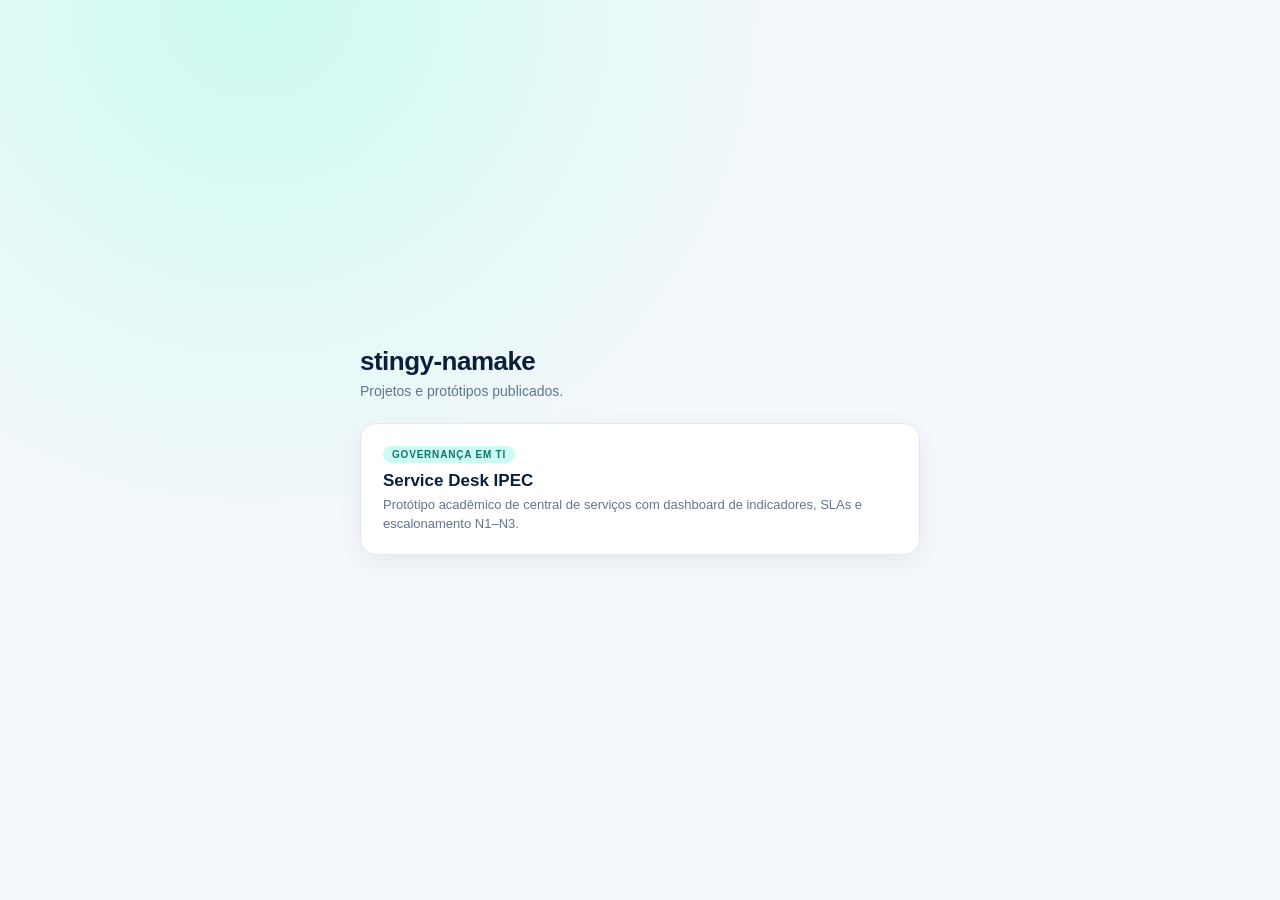
<file: index.html>
<!DOCTYPE html>
<html lang="pt-BR">
<head>
  <meta charset="UTF-8">
  <meta name="viewport" content="width=device-width, initial-scale=1.0">
  <title>stingy-namake · projetos</title>
  <meta name="description" content="Projetos e protótipos de stingy-namake.">
  <style>
    :root { color-scheme: light; }
    * { box-sizing: border-box; }
    body {
      margin: 0;
      min-height: 100vh;
      display: grid;
      place-items: center;
      padding: 24px;
      background: radial-gradient(circle at 20% 0%, #ccfbf1, transparent 40%), #f4f7fb;
      color: #0f172a;
      font-family: -apple-system, BlinkMacSystemFont, "Segoe UI", Roboto, Arial, sans-serif;
    }
    main { width: min(560px, 100%); }
    h1 { margin: 0 0 6px; color: #0b1f3a; font-size: 26px; letter-spacing: -0.02em; }
    p { margin: 0 0 24px; color: #64748b; font-size: 14px; }
    a.card {
      display: block;
      padding: 20px 22px;
      border: 1px solid #e2e8f0;
      border-radius: 16px;
      background: #fff;
      color: inherit;
      text-decoration: none;
      box-shadow: 0 8px 24px rgba(15, 23, 42, 0.06);
      transition: transform 160ms ease, box-shadow 160ms ease, border-color 160ms ease;
    }
    a.card:hover, a.card:focus-visible {
      transform: translateY(-2px);
      border-color: #14b8a6;
      box-shadow: 0 14px 34px rgba(15, 23, 42, 0.12);
    }
    a.card:focus-visible { outline: 3px solid #14b8a6; outline-offset: 3px; }
    .tag {
      display: inline-block;
      margin-bottom: 8px;
      padding: 3px 9px;
      border-radius: 999px;
      background: #ccfbf1;
      color: #0f766e;
      font-size: 10px;
      font-weight: 800;
      letter-spacing: 0.08em;
      text-transform: uppercase;
    }
    strong { display: block; margin-bottom: 4px; color: #0b1f3a; font-size: 17px; }
    span.desc { display: block; color: #64748b; font-size: 13px; line-height: 1.5; }
  </style>
</head>
<body>
  <main>
    <h1>stingy-namake</h1>
    <p>Projetos e protótipos publicados.</p>

    <a class="card" href="service-desk/">
      <span class="tag">Governança em TI</span>
      <strong>Service Desk IPEC</strong>
      <span class="desc">Protótipo acadêmico de central de serviços com dashboard de indicadores, SLAs e escalonamento N1–N3.</span>
    </a>
  </main>
</body>
</html>
</file>
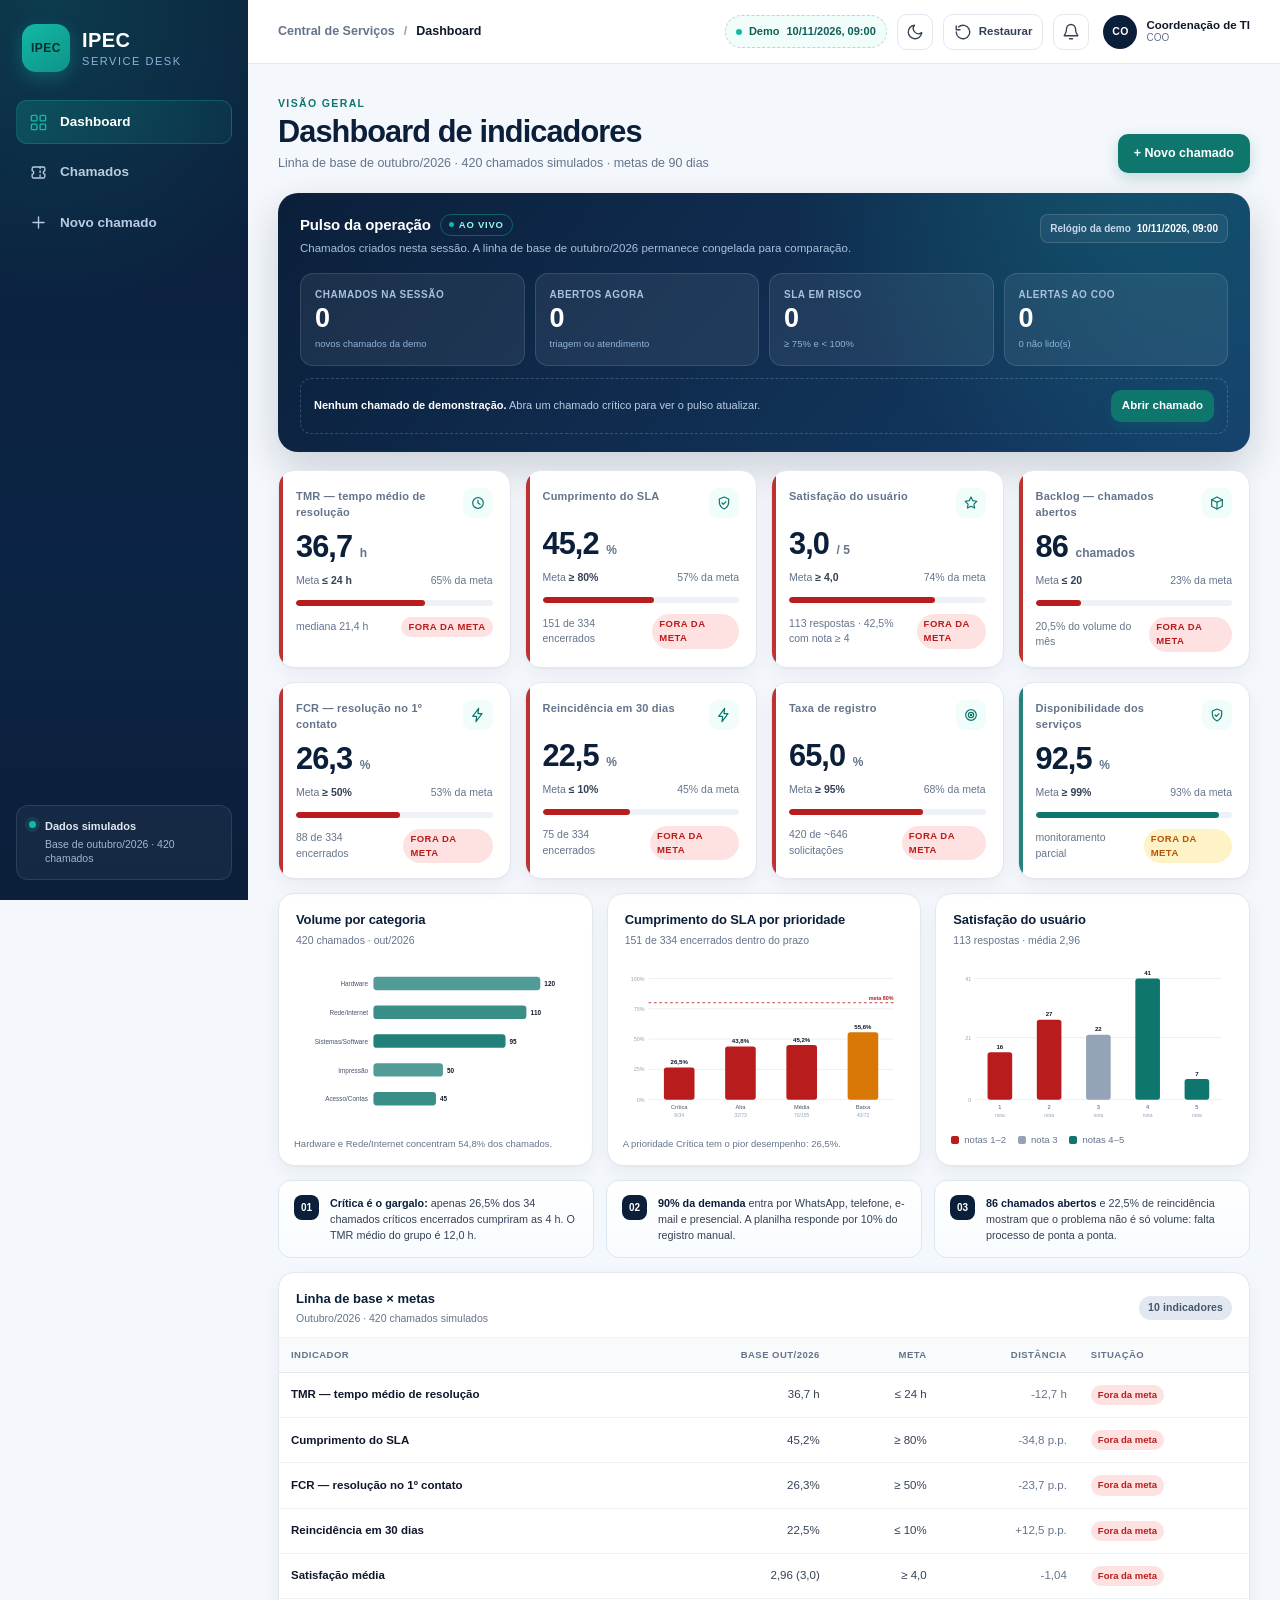
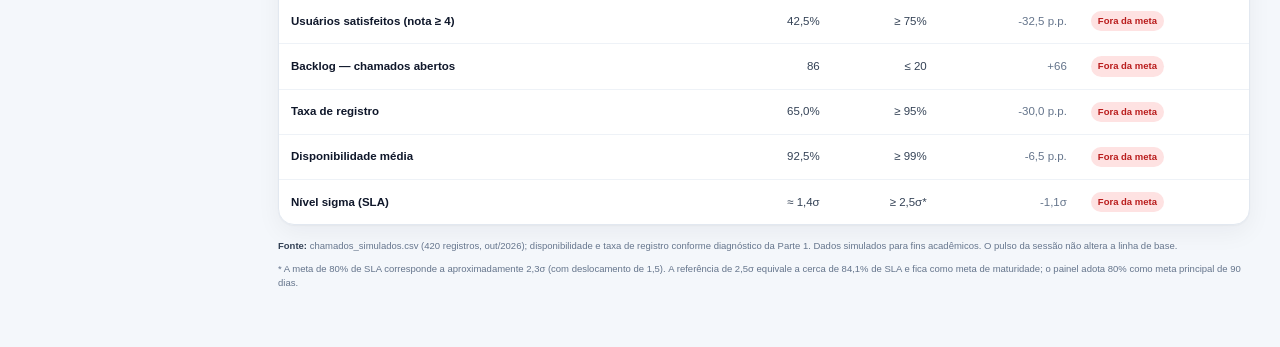
<file: service-desk/index.html>
<!DOCTYPE html>
<html lang="pt-BR">
<head>
  <meta charset="UTF-8">
  <meta name="viewport" content="width=device-width, initial-scale=1.0">
  <meta name="description" content="Protótipo acadêmico de Service Desk e dashboard de indicadores do IPEC.">
  <title>IPEC · Service Desk</title>
  <link rel="icon" href="data:image/svg+xml,%3Csvg xmlns='http://www.w3.org/2000/svg' viewBox='0 0 64 64'%3E%3Crect width='64' height='64' rx='14' fill='%230B1F3A'/%3E%3Cpath d='M18 18h28v8H34v20h-8V26h-8z' fill='%2314B8A6'/%3E%3C/svg%3E">
  <script>
    try { if (localStorage.getItem('ipec-tema') === 'escuro') document.documentElement.dataset.tema = 'escuro'; } catch (e) {}
  </script>
  <link rel="stylesheet" href="assets/estilo.css">
</head>
<body>
  <a class="pular-para-conteudo" href="#conteudo">Pular para o conteúdo</a>

  <div class="app">
    <aside class="sidebar">
      <div class="marca">
        <div class="marca-logo" aria-hidden="true">IPEC</div>
        <div class="marca-texto">
          <strong>IPEC</strong>
          <span>Service Desk</span>
        </div>
      </div>

      <nav class="nav" aria-label="Navegação principal">
        <button class="nav-item ativo" type="button" data-action="nav" data-view="dashboard">
          <svg viewBox="0 0 24 24" aria-hidden="true"><rect x="3" y="3" width="7" height="7" rx="1.5"/><rect x="14" y="3" width="7" height="7" rx="1.5"/><rect x="3" y="14" width="7" height="7" rx="1.5"/><rect x="14" y="14" width="7" height="7" rx="1.5"/></svg>
          <span>Dashboard</span>
        </button>
        <button class="nav-item" type="button" data-action="nav" data-view="chamados">
          <svg viewBox="0 0 24 24" aria-hidden="true"><path d="M4 7a2 2 0 0 1 2-2h12a2 2 0 0 1 2 2v3a2 2 0 0 0 0 4v3a2 2 0 0 1-2 2H6a2 2 0 0 1-2-2v-3a2 2 0 0 0 0-4z"/><path d="M14 5v14" stroke-dasharray="2 3"/></svg>
          <span>Chamados</span>
        </button>
        <button class="nav-item" type="button" data-action="nav" data-view="novo">
          <svg viewBox="0 0 24 24" aria-hidden="true"><path d="M12 5v14M5 12h14"/></svg>
          <span>Novo chamado</span>
        </button>
      </nav>

      <div class="sidebar-rodape">
        <span class="ponto-simulado"></span>
        <div>
          <strong>Dados simulados</strong>
          <span>Base de outubro/2026 · 420 chamados</span>
        </div>
      </div>
    </aside>

    <div class="main">
      <header class="topbar">
        <div class="topbar-contexto">
          <span class="topbar-marca-mobile" aria-hidden="true">IPEC</span>
          <span class="topbar-rotulo">Central de Serviços</span>
          <span class="topbar-sep" aria-hidden="true">/</span>
          <span id="topbar-view">Dashboard</span>
        </div>

        <div class="topbar-acoes">
          <div class="relogio-demo" id="relogio-demo" title="Relógio fixo da demonstração; use 'Simular +3h' no chamado para testar o alerta de 75%."></div>
          <button class="btn-icone btn-tema" id="btn-tema" type="button" data-action="tema" aria-label="Ativar tema escuro" aria-pressed="false" title="Alternar tema claro/escuro">
            <svg class="icone-lua" viewBox="0 0 24 24" aria-hidden="true"><path d="M21 12.8A9 9 0 1 1 11.2 3a7 7 0 0 0 9.8 9.8z"/></svg>
            <svg class="icone-sol" viewBox="0 0 24 24" aria-hidden="true"><circle cx="12" cy="12" r="4"/><path d="M12 2v2M12 20v2M4.9 4.9l1.4 1.4M17.7 17.7l1.4 1.4M2 12h2M20 12h2M4.9 19.1l1.4-1.4M17.7 6.3l1.4-1.4"/></svg>
          </button>
          <button class="btn-icone btn-reset" type="button" data-action="resetar" title="Restaurar demonstração" aria-label="Restaurar demonstração">
            <svg viewBox="0 0 24 24" aria-hidden="true"><path d="M3 12a9 9 0 1 0 3-6.7"/><path d="M3 4v5h5"/></svg>
            <span>Restaurar</span>
          </button>
          <div id="notificacoes-root" class="notificacoes"></div>
          <div class="usuario" title="Perfil da demonstração">
            <span class="avatar" aria-hidden="true">CO</span>
            <span class="usuario-texto"><strong>Coordenação de TI</strong><span>COO</span></span>
          </div>
        </div>
      </header>

      <main class="conteudo" id="conteudo">
        <section class="view" id="view-dashboard" aria-labelledby="titulo-dashboard"></section>
        <section class="view" id="view-chamados" aria-labelledby="titulo-chamados" hidden></section>
        <section class="view" id="view-novo" aria-labelledby="titulo-novo" hidden></section>
      </main>
    </div>
  </div>

  <div id="drawer-root"></div>
  <div id="toast-root" class="toast-root" aria-live="polite" aria-atomic="true"></div>

  <noscript>
    <div class="aviso-noscript">Este protótipo precisa de JavaScript ativado para funcionar.</div>
  </noscript>

  <script src="assets/dados.js"></script>
  <script src="assets/app.js" defer></script>
</body>
</html>
</file>
<file: service-desk/assets/estilo.css>
/* =========================================================
   IPEC Service Desk — protótipo acadêmico
   Sem dependências externas. Tema claro, azul institucional,
   teal para ação e âmbar/vermelho para risco de SLA.
   ========================================================= */

:root {
  --azul: #0b1f3a;
  --titulo: #0b1f3a;
  --azul-2: #12345b;
  --azul-3: #1d4f86;
  --teal: #0f766e;
  --teal-2: #14b8a6;
  --teal-claro: #ccfbf1;
  --fundo: #f4f7fb;
  --branco: #ffffff;
  --texto: #0f172a;
  --texto-2: #334155;
  --muted: #64748b;
  --muted-2: #94a3b8;
  --borda: #e2e8f0;
  --borda-2: #eef2f7;
  --azul-claro: #e0f2fe;
  --verde: #15803d;
  --verde-claro: #dcfce7;
  --ambar: #b45309;
  --ambar-claro: #fef3c7;
  --vermelho: #b91c1c;
  --vermelho-claro: #fee2e2;
  --roxo: #6d28d9;
  --roxo-claro: #ede9fe;
  --sombra: 0 1px 2px rgba(15, 23, 42, 0.04), 0 8px 24px rgba(15, 23, 42, 0.05);
  --sombra-forte: 0 18px 50px rgba(15, 23, 42, 0.18);
  --raio: 16px;
  --raio-pequeno: 10px;
  --transicao: 160ms ease;
  --kpi-perigo: #b91c1c;
  --kpi-alerta: #d97706;
  --kpi-ok: #0f766e;
}

/* Tema escuro — sobrescreve apenas superfícies, texto e bordas.
   Badges pastel são mantidos para garantir contraste. */
:root[data-tema="escuro"] {
  color-scheme: dark;
  --fundo: #070e1a;
  --branco: #101b2c;
  --texto: #e7eef9;
  --texto-2: #c4d1e3;
  --muted: #93a4bb;
  --muted-2: #6f829c;
  --borda: #22314a;
  --borda-2: #1a2740;
  --titulo: #e7eef9;
  --sombra: 0 1px 2px rgba(0, 0, 0, 0.35), 0 10px 30px rgba(0, 0, 0, 0.3);
  --sombra-forte: 0 18px 50px rgba(0, 0, 0, 0.55);
  --kpi-perigo: #f87171;
  --kpi-alerta: #fbbf24;
  --kpi-ok: #2dd4bf;
}

:root[data-tema="escuro"] .topbar {
  background: rgba(9, 16, 29, 0.92);
}
:root[data-tema="escuro"] .topbar-marca-mobile { color: var(--titulo); }
:root[data-tema="escuro"] .relogio-demo {
  border-color: #1f4f4a;
  background: #0f2f2c;
  color: #5eead4;
}
:root[data-tema="escuro"] .avatar { box-shadow: 0 0 0 1px #2a3a55; }

:root[data-tema="escuro"] .btn-icone:hover,
:root[data-tema="escuro"] .btn-secundario:hover,
:root[data-tema="escuro"] .drawer-fechar:hover {
  border-color: #33455f;
  background: #172438;
  color: var(--titulo);
}
:root[data-tema="escuro"] .btn-fantasma:hover { background: #172438; color: var(--texto); }

:root[data-tema="escuro"] .kpi-icone { background: #0f2f2c; color: #5eead4; }
:root[data-tema="escuro"] .kpi-status { color: #7f1d1d; }
:root[data-tema="escuro"] .kpi-status.ok { color: #14532d; }
:root[data-tema="escuro"] .kpi-status.atencao { color: #78350f; }

:root[data-tema="escuro"] .barra-meta,
:root[data-tema="escuro"] .sla-barra,
:root[data-tema="escuro"] .barra-sla { background: #1d2b43; }

:root[data-tema="escuro"] .badge-baixa,
:root[data-tema="escuro"] .badge-neutro { background: #243247; color: #b8c6d9; }
:root[data-tema="escuro"] .badge-media,
:root[data-tema="escuro"] .badge-info { color: #1e40af; }

:root[data-tema="escuro"] .insight-card {
  border-color: var(--borda);
  background: linear-gradient(180deg, #111c2e, #0d1727);
}
:root[data-tema="escuro"] .insight-card strong { color: #93c5fd; }

:root[data-tema="escuro"] .tabela th { background: #172438; }
:root[data-tema="escuro"] .tabela .linha-clicavel:hover { background: #142033; }

:root[data-tema="escuro"] .chip.ativo {
  border-color: #2f6bae;
  background: #1d4f86;
}
:root[data-tema="escuro"] .chip-contagem { background: #243247; color: #c4d1e3; }
:root[data-tema="escuro"] .chip.ativo .chip-contagem { background: rgba(255, 255, 255, 0.2); color: #fff; }
:root[data-tema="escuro"] .insight-numero { background: #1d4f86; }

:root[data-tema="escuro"] .vazio-icone { background: #172438; }

:root[data-tema="escuro"] .sla-preview {
  border-color: #1f4f4a;
  background: #0f2f2c;
  color: #5eead4;
}
:root[data-tema="escuro"] .sla-preview strong { color: #99f6e4; }
:root[data-tema="escuro"] .sla-preview .ponto { background: #2dd4bf; }

:root[data-tema="escuro"] .prioridade-opcao:has(input:checked) {
  border-color: #2dd4bf;
  background: #10302c;
}
:root[data-tema="escuro"] .prioridade-opcao.tipo-critica:has(input:checked) {
  border-color: #f87171;
  background: #35191c;
}

:root[data-tema="escuro"] .passos li::before {
  border-color: #1f4f4a;
  background: #0f2f2c;
  color: #5eead4;
}

:root[data-tema="escuro"] .drawer-cabecalho {
  background: linear-gradient(180deg, #111c2e, #101b2c);
}
:root[data-tema="escuro"] .detalhe-meta,
:root[data-tema="escuro"] .descricao-chamado,
:root[data-tema="escuro"] .painel-acao,
:root[data-tema="escuro"] .avaliacao { background: #0d1727; }
:root[data-tema="escuro"] .detalhe-meta,
:root[data-tema="escuro"] .painel-acao,
:root[data-tema="escuro"] .avaliacao { border-color: #22334f; }
:root[data-tema="escuro"] .sla-painel {
  border-color: #22334f;
  background: linear-gradient(180deg, #101b2c, #0d1727);
}

:root[data-tema="escuro"] .opcao-escalonamento:has(input:checked),
:root[data-tema="escuro"] .avaliacao-btn:hover,
:root[data-tema="escuro"] .avaliacao-btn.selecionado {
  border-color: #2dd4bf;
  background: #10302c;
  color: #5eead4;
}

:root[data-tema="escuro"] .nota-demo {
  border-color: #a16207;
  background: #33270e;
  color: #fcd34d;
}
:root[data-tema="escuro"] .somente-leitura { background: #172438; }

:root[data-tema="escuro"] .notif-item,
:root[data-tema="escuro"] .notif-item:hover { background: var(--branco); }
:root[data-tema="escuro"] .notif-item:hover { background: #142033; }

:root[data-tema="escuro"] ::placeholder { color: #7f92ab; opacity: 1; }
:root[data-tema="escuro"] .eyebrow { color: #2dd4bf; }
:root[data-tema="escuro"] .chart-svg text { fill: #c4d1e3; }
:root[data-tema="escuro"] .chart-svg .chart-grade { stroke: #2a3a55; }
:root[data-tema="escuro"] .chart-svg .chart-meta { stroke: #f87171; }
:root[data-tema="escuro"] .chart-svg .chart-text-meta { fill: #fca5a5; }
:root[data-tema="escuro"] .chart-svg rect { filter: brightness(1.28); }

* { box-sizing: border-box; }

html { scroll-behavior: smooth; }

body {
  margin: 0;
  background: var(--fundo);
  color: var(--texto);
  font-family: -apple-system, BlinkMacSystemFont, "Segoe UI", Roboto, "Helvetica Neue", Arial, sans-serif;
  font-size: 14px;
  line-height: 1.5;
  -webkit-font-smoothing: antialiased;
}

button, input, select, textarea { font: inherit; }
button { cursor: pointer; }
button:disabled { cursor: not-allowed; opacity: 0.5; }
a { color: var(--teal); }
svg { display: block; }

:focus-visible {
  outline: 3px solid var(--teal-2);
  outline-offset: 2px;
}

.sr-only {
  position: absolute;
  width: 1px;
  height: 1px;
  padding: 0;
  margin: -1px;
  overflow: hidden;
  clip: rect(0, 0, 0, 0);
  white-space: nowrap;
  border: 0;
}

.pular-para-conteudo {
  position: fixed;
  top: 10px;
  left: 10px;
  z-index: 1000;
  padding: 10px 14px;
  border-radius: 8px;
  background: var(--azul);
  color: #fff;
  text-decoration: none;
  transform: translateY(-160%);
  transition: transform var(--transicao);
}
.pular-para-conteudo:focus { transform: translateY(0); }

.aviso-noscript {
  position: fixed;
  inset: auto 16px 16px 16px;
  z-index: 999;
  padding: 16px;
  border-radius: 12px;
  background: var(--vermelho-claro);
  color: var(--vermelho);
  font-weight: 600;
  text-align: center;
}

/* ========== Layout ========== */

.app {
  display: grid;
  grid-template-columns: 248px minmax(0, 1fr);
  min-height: 100vh;
}

.main { min-width: 0; }

.conteudo {
  width: 100%;
  max-width: 1500px;
  margin: 0 auto;
  padding: 28px 30px 56px;
}

.view[hidden] { display: none; }
.view { animation: entrar 180ms ease both; }
@keyframes entrar {
  from { opacity: 0; transform: translateY(4px); }
  to { opacity: 1; transform: translateY(0); }
}

/* ========== Sidebar ========== */

.sidebar {
  position: sticky;
  top: 0;
  height: 100vh;
  display: flex;
  flex-direction: column;
  gap: 28px;
  padding: 24px 16px 20px;
  background:
    radial-gradient(circle at 20% 0%, rgba(20, 184, 166, 0.18), transparent 34%),
    linear-gradient(180deg, #0b1f3a 0%, #0c2444 62%, #0b1f3a 100%);
  color: #dbe6f3;
  overflow-y: auto;
}

.marca {
  display: flex;
  align-items: center;
  gap: 12px;
  padding: 0 6px;
}

.marca-logo {
  width: 48px;
  height: 48px;
  display: grid;
  place-items: center;
  border-radius: 14px;
  background: linear-gradient(145deg, var(--teal-2), #0d9488);
  color: #042f2e;
  font-weight: 900;
  font-size: 12px;
  letter-spacing: 0.04em;
  box-shadow: 0 6px 18px rgba(20, 184, 166, 0.3);
}

.marca-texto { display: flex; flex-direction: column; line-height: 1.2; }
.marca-texto strong { font-size: 20px; letter-spacing: 0.02em; color: #fff; }
.marca-texto span { font-size: 11px; text-transform: uppercase; letter-spacing: 0.14em; color: #8fb3d9; margin-top: 3px; }

.nav { display: flex; flex-direction: column; gap: 6px; }

.nav-item {
  display: flex;
  align-items: center;
  gap: 12px;
  width: 100%;
  padding: 11px 12px;
  border: 1px solid transparent;
  border-radius: 11px;
  background: transparent;
  color: #b9cbe0;
  text-align: left;
  font-size: 13.5px;
  font-weight: 600;
  transition: background var(--transicao), color var(--transicao), border-color var(--transicao);
}
.nav-item svg {
  width: 19px;
  height: 19px;
  fill: none;
  stroke: currentColor;
  stroke-width: 1.7;
  stroke-linecap: round;
  stroke-linejoin: round;
  flex: 0 0 auto;
}
.nav-item:hover { background: rgba(255, 255, 255, 0.07); color: #fff; }
.nav-item.ativo {
  background: linear-gradient(90deg, rgba(20, 184, 166, 0.22), rgba(20, 184, 166, 0.08));
  border-color: rgba(20, 184, 166, 0.28);
  color: #fff;
}
.nav-item.ativo svg { color: var(--teal-2); }

.sidebar-rodape {
  margin-top: auto;
  display: flex;
  align-items: flex-start;
  gap: 9px;
  padding: 13px 12px;
  border: 1px solid rgba(255, 255, 255, 0.1);
  border-radius: 12px;
  background: rgba(255, 255, 255, 0.045);
  color: #9fb6ce;
  font-size: 10.5px;
  line-height: 1.4;
}
.sidebar-rodape strong { display: block; color: #e2e8f0; font-size: 11px; }
.sidebar-rodape span { display: block; margin-top: 2px; }
.ponto-simulado {
  width: 7px;
  height: 7px;
  margin-top: 4px;
  border-radius: 50%;
  background: var(--teal-2);
  box-shadow: 0 0 0 4px rgba(20, 184, 166, 0.14);
  flex: 0 0 auto;
}

/* ========== Topbar ========== */

.topbar {
  position: sticky;
  top: 0;
  z-index: 30;
  display: flex;
  align-items: center;
  justify-content: space-between;
  gap: 18px;
  min-height: 64px;
  padding: 10px 30px;
  border-bottom: 1px solid var(--borda);
  background: rgba(255, 255, 255, 0.92);
  backdrop-filter: blur(10px);
}

.topbar-contexto {
  display: flex;
  align-items: center;
  gap: 9px;
  min-width: 0;
  color: var(--muted);
  font-size: 12.5px;
  font-weight: 600;
}
.topbar-contexto #topbar-view { color: var(--texto); }
.topbar-rotulo { color: var(--muted); }
.topbar-sep { color: var(--muted-2); }
.topbar-marca-mobile { display: none; color: var(--titulo); font-weight: 900; letter-spacing: 0.06em; }

.topbar-acoes { display: flex; align-items: center; gap: 10px; }

.relogio-demo {
  display: inline-flex;
  align-items: center;
  gap: 7px;
  padding: 7px 10px;
  border: 1px dashed #b8d8d3;
  border-radius: 999px;
  background: #f0fdfa;
  color: #115e59;
  font-size: 11px;
  font-weight: 700;
  white-space: nowrap;
}
.relogio-demo::before {
  content: "";
  width: 6px;
  height: 6px;
  border-radius: 50%;
  background: var(--teal-2);
  animation: pulso 1.8s infinite;
}
@keyframes pulso {
  0%, 100% { box-shadow: 0 0 0 0 rgba(20, 184, 166, 0.35); }
  50% { box-shadow: 0 0 0 5px rgba(20, 184, 166, 0); }
}

.btn-icone {
  display: inline-flex;
  align-items: center;
  justify-content: center;
  gap: 7px;
  width: 36px;
  height: 36px;
  padding: 0;
  border: 1px solid var(--borda);
  border-radius: 10px;
  background: var(--branco);
  color: var(--texto-2);
  transition: background var(--transicao), border-color var(--transicao), color var(--transicao);
}
.btn-icone svg {
  width: 18px;
  height: 18px;
  fill: none;
  stroke: currentColor;
  stroke-width: 1.8;
  stroke-linecap: round;
  stroke-linejoin: round;
}
.btn-icone:hover { background: #f8fafc; border-color: #cbd5e1; color: var(--titulo); }
.btn-tema .icone-sol { display: none; }
:root[data-tema="escuro"] .btn-tema .icone-lua { display: none; }
:root[data-tema="escuro"] .btn-tema .icone-sol { display: block; }
.btn-reset { width: auto; padding: 0 10px; font-size: 11.5px; font-weight: 700; }
.btn-reset span { display: inline; }

.usuario { display: flex; align-items: center; gap: 9px; padding-left: 4px; }
.avatar {
  width: 34px;
  height: 34px;
  display: grid;
  place-items: center;
  border-radius: 50%;
  background: var(--azul);
  color: #fff;
  font-size: 10.5px;
  font-weight: 800;
  letter-spacing: 0.04em;
}
.usuario-texto { display: flex; flex-direction: column; line-height: 1.2; }
.usuario-texto strong { font-size: 11.5px; color: var(--texto); }
.usuario-texto span { font-size: 10px; color: var(--muted); }

/* ========== Cabeçalho de página ========== */

.page-head {
  display: flex;
  align-items: flex-end;
  justify-content: space-between;
  gap: 20px;
  margin-bottom: 20px;
}
.page-head h1 {
  margin: 2px 0 5px;
  color: var(--titulo);
  font-size: clamp(24px, 2.4vw, 32px);
  line-height: 1.1;
  letter-spacing: -0.03em;
}
.page-head p { margin: 0; color: var(--muted); font-size: 12.5px; }
.eyebrow {
  display: inline-block;
  color: var(--teal);
  font-size: 10.5px;
  font-weight: 800;
  letter-spacing: 0.13em;
  text-transform: uppercase;
}
.page-actions { display: flex; align-items: center; gap: 9px; flex: 0 0 auto; }

/* ========== Botões ========== */

.btn {
  display: inline-flex;
  align-items: center;
  justify-content: center;
  gap: 8px;
  min-height: 38px;
  padding: 9px 15px;
  border: 1px solid transparent;
  border-radius: 10px;
  font-size: 12.5px;
  font-weight: 700;
  text-decoration: none;
  transition: transform var(--transicao), background var(--transicao), border-color var(--transicao), box-shadow var(--transicao);
}
.btn:hover { transform: translateY(-1px); }
.btn svg {
  width: 16px;
  height: 16px;
  fill: none;
  stroke: currentColor;
  stroke-width: 2;
  stroke-linecap: round;
  stroke-linejoin: round;
}
.btn-primario {
  background: var(--teal);
  color: #fff;
  box-shadow: 0 5px 14px rgba(15, 118, 110, 0.22);
}
.btn-primario:hover { background: #0d6b63; }
.btn-secundario { background: var(--branco); border-color: var(--borda); color: var(--texto-2); }
.btn-secundario:hover { border-color: #cbd5e1; background: #f8fafc; }
.btn-fantasma { background: transparent; color: var(--muted); }
.btn-fantasma:hover { background: #f1f5f9; color: var(--texto); }
.btn-perigo { background: var(--vermelho); color: #fff; }
.btn-perigo:hover { background: #991b1b; }
.btn-pequeno { min-height: 32px; padding: 6px 10px; font-size: 11.5px; }

/* ========== Badges ========== */

.badge {
  display: inline-flex;
  align-items: center;
  gap: 5px;
  padding: 4px 9px;
  border-radius: 999px;
  font-size: 10.5px;
  font-weight: 800;
  letter-spacing: 0.01em;
  white-space: nowrap;
}
.badge::before {
  content: "";
  width: 5px;
  height: 5px;
  border-radius: 50%;
  background: currentColor;
  opacity: 0.75;
}
.badge-sem-ponto::before { display: none; }
.badge-critica, .badge-perigo { background: var(--vermelho-claro); color: var(--vermelho); }
.badge-alta, .badge-alerta { background: var(--ambar-claro); color: var(--ambar); }
.badge-media, .badge-info { background: var(--azul-claro); color: #1e40af; }
.badge-baixa, .badge-neutro { background: #e2e8f0; color: #475569; }
.badge-ok, .badge-resolvido { background: var(--verde-claro); color: var(--verde); }
.badge-escalonado { background: var(--roxo-claro); color: var(--roxo); }
.badge-live {
  display: inline-flex;
  align-items: center;
  gap: 5px;
  padding: 3px 8px;
  border: 1px solid rgba(20, 184, 166, 0.4);
  border-radius: 999px;
  color: #99f6e4;
  font-size: 9.5px;
  font-weight: 800;
  letter-spacing: 0.08em;
  text-transform: uppercase;
}
.badge-live::before { content: ""; width: 5px; height: 5px; border-radius: 50%; background: var(--teal-2); }

/* ========== Cards / KPI ========== */

.kpi-grid {
  display: grid;
  grid-template-columns: repeat(4, minmax(0, 1fr));
  gap: 14px;
  margin-bottom: 14px;
}
.kpi-grid.secundario { grid-template-columns: repeat(4, minmax(0, 1fr)); }

.kpi-card {
  position: relative;
  display: flex;
  flex-direction: column;
  gap: 11px;
  min-width: 0;
  padding: 17px 17px 15px;
  overflow: hidden;
  border: 1px solid var(--borda);
  border-radius: var(--raio);
  background: var(--branco);
  box-shadow: var(--sombra);
}
.kpi-card::before {
  content: "";
  position: absolute;
  inset: 0 auto 0 0;
  width: 4px;
  background: var(--cor-kpi, var(--teal));
  opacity: 0.9;
}
.kpi-topo { display: flex; align-items: flex-start; justify-content: space-between; gap: 10px; }
.kpi-rotulo { color: var(--muted); font-size: 11px; font-weight: 700; letter-spacing: 0.02em; }
.kpi-icone {
  width: 30px;
  height: 30px;
  display: grid;
  place-items: center;
  border-radius: 9px;
  background: #f0fdfa;
  color: var(--teal);
  flex: 0 0 auto;
}
.kpi-icone svg { width: 16px; height: 16px; fill: none; stroke: currentColor; stroke-width: 1.8; stroke-linecap: round; stroke-linejoin: round; }
.kpi-valor { color: var(--titulo); font-size: clamp(24px, 2.4vw, 31px); font-weight: 800; line-height: 1; letter-spacing: -0.03em; }
.kpi-valor small { font-size: 12px; font-weight: 700; color: var(--muted); letter-spacing: 0; }
.kpi-meta { display: flex; align-items: center; justify-content: space-between; gap: 8px; color: var(--muted); font-size: 10.5px; }
.kpi-meta strong { color: var(--texto-2); }
.barra-meta { height: 6px; overflow: hidden; border-radius: 999px; background: #eef2f7; }
.barra-meta > span { display: block; height: 100%; border-radius: inherit; background: var(--cor-kpi, var(--teal)); }
.kpi-status {
  display: inline-flex;
  align-items: center;
  gap: 5px;
  width: fit-content;
  padding: 3px 7px;
  border-radius: 999px;
  background: var(--vermelho-claro);
  color: var(--vermelho);
  font-size: 9.5px;
  font-weight: 800;
  text-transform: uppercase;
  letter-spacing: 0.05em;
}
.kpi-status.ok { background: var(--verde-claro); color: var(--verde); }
.kpi-status.atencao { background: var(--ambar-claro); color: var(--ambar); }

/* ========== Pulso da operação ========== */

.pulse-card {
  position: relative;
  margin-bottom: 18px;
  padding: 21px 22px 18px;
  overflow: hidden;
  border-radius: 20px;
  background:
    radial-gradient(circle at 88% -20%, rgba(20, 184, 166, 0.24), transparent 38%),
    linear-gradient(130deg, #0b1f3a 0%, #12345b 72%, #15416c 100%);
  color: #fff;
  box-shadow: 0 16px 40px rgba(11, 31, 58, 0.18);
}
.pulse-head {
  display: flex;
  align-items: flex-start;
  justify-content: space-between;
  gap: 16px;
  margin-bottom: 16px;
}
.pulse-head h2 { display: flex; align-items: center; gap: 9px; margin: 0 0 4px; font-size: 15px; letter-spacing: -0.01em; }
.pulse-head p { max-width: 580px; margin: 0; color: #a8c1dc; font-size: 11.5px; }
.pulse-relogio {
  display: inline-flex;
  align-items: center;
  gap: 6px;
  padding: 6px 9px;
  border: 1px solid rgba(255, 255, 255, 0.14);
  border-radius: 8px;
  background: rgba(255, 255, 255, 0.06);
  color: #c7d8ec;
  font-size: 10px;
  font-weight: 700;
  white-space: nowrap;
}
.pulse-relogio strong { color: #fff; }
.pulse-grid { display: grid; grid-template-columns: repeat(4, minmax(0, 1fr)); gap: 10px; }
.pulse-item {
  padding: 13px 14px;
  border: 1px solid rgba(255, 255, 255, 0.12);
  border-radius: 13px;
  background: rgba(255, 255, 255, 0.065);
}
.pulse-item .pulse-rotulo { display: block; color: #a8c1dc; font-size: 10px; font-weight: 700; text-transform: uppercase; letter-spacing: 0.05em; }
.pulse-item .pulse-valor { display: block; margin-top: 3px; color: #fff; font-size: 27px; font-weight: 800; line-height: 1; letter-spacing: -0.03em; }
.pulse-item .pulse-valor.alerta { color: #fcd34d; }
.pulse-item .pulse-valor.perigo { color: #fca5a5; }
.pulse-item .pulse-nota { display: block; margin-top: 5px; color: #8fb3d9; font-size: 9.5px; }
.pulse-vazio {
  display: flex;
  align-items: center;
  justify-content: space-between;
  gap: 14px;
  margin-top: 12px;
  padding: 11px 13px;
  border: 1px dashed rgba(255, 255, 255, 0.18);
  border-radius: 11px;
  color: #b8cde3;
  font-size: 11px;
}
.pulse-vazio strong { color: #fff; }
.pulse-lista { display: flex; flex-wrap: wrap; gap: 7px; margin-top: 12px; }
.pulse-lista-item {
  display: inline-flex;
  align-items: center;
  gap: 6px;
  padding: 5px 9px;
  border-radius: 999px;
  background: rgba(255, 255, 255, 0.08);
  color: #d8e6f4;
  font-size: 10px;
  font-weight: 600;
}
.pulse-lista-item .ponto { width: 5px; height: 5px; border-radius: 50%; background: var(--teal-2); }

/* ========== Gráficos ========== */

.charts-grid {
  display: grid;
  grid-template-columns: repeat(3, minmax(0, 1fr));
  gap: 14px;
  margin-bottom: 14px;
}
.card {
  border: 1px solid var(--borda);
  border-radius: var(--raio);
  background: var(--branco);
  box-shadow: var(--sombra);
}
.card-head {
  display: flex;
  align-items: flex-start;
  justify-content: space-between;
  gap: 12px;
  padding: 16px 17px 0;
}
.card-head h2 { margin: 0 0 3px; color: var(--titulo); font-size: 13px; letter-spacing: -0.01em; }
.card-head p { margin: 0; color: var(--muted); font-size: 10.5px; }
.card-body { padding: 12px 15px 14px; }
.chart-svg { width: 100%; height: auto; overflow: visible; }
.chart-svg text { font-family: inherit; }
.chart-legenda { display: flex; flex-wrap: wrap; gap: 12px; margin-top: 4px; color: var(--muted); font-size: 9.5px; }
.chart-legenda span { display: inline-flex; align-items: center; gap: 5px; }
.chart-legenda i { width: 8px; height: 8px; border-radius: 2px; background: var(--teal); }
.chart-nota { margin-top: 8px; color: var(--muted); font-size: 9.5px; line-height: 1.45; }

/* ========== Insights ========== */

.insights {
  display: grid;
  grid-template-columns: repeat(3, minmax(0, 1fr));
  gap: 12px;
  margin-bottom: 14px;
}
.insight-card {
  display: flex;
  gap: 11px;
  padding: 14px 15px;
  border: 1px solid #dbe7f3;
  border-radius: 13px;
  background: linear-gradient(180deg, #ffffff, #f8fbff);
}
.insight-numero {
  width: 25px;
  height: 25px;
  display: grid;
  place-items: center;
  flex: 0 0 auto;
  border-radius: 8px;
  background: var(--azul);
  color: #fff;
  font-size: 10px;
  font-weight: 800;
}
.insight-card p { margin: 0; color: var(--texto-2); font-size: 10.8px; line-height: 1.5; }
.insight-card strong { color: var(--titulo); }

/* ========== Tabelas ========== */

.tabela-card { overflow: hidden; }
.tabela-topo {
  display: flex;
  align-items: center;
  justify-content: space-between;
  gap: 12px;
  padding: 16px 17px 10px;
}
.tabela-topo h2 { margin: 0 0 2px; color: var(--titulo); font-size: 13px; }
.tabela-topo p { margin: 0; color: var(--muted); font-size: 10.5px; }
.tabela-scroll { overflow-x: auto; }
.tabela { width: 100%; border-collapse: collapse; }
.tabela th {
  padding: 10px 12px;
  border-top: 1px solid var(--borda-2);
  border-bottom: 1px solid var(--borda);
  background: #f8fafc;
  color: var(--muted);
  font-size: 9.5px;
  font-weight: 800;
  letter-spacing: 0.05em;
  text-align: left;
  text-transform: uppercase;
  white-space: nowrap;
}
.tabela td {
  padding: 12px;
  border-bottom: 1px solid var(--borda-2);
  color: var(--texto-2);
  font-size: 11.5px;
  vertical-align: middle;
}
.tabela tbody tr:last-child td { border-bottom: 0; }
.tabela .col-num { text-align: right; font-variant-numeric: tabular-nums; }
.tabela .forte { color: var(--texto); font-weight: 700; }
.tabela .muted { color: var(--muted); }
.tabela .linha-clicavel { cursor: pointer; transition: background var(--transicao); }
.tabela .linha-clicavel:hover { background: #f8fbfd; }
.tabela .linha-clicavel:focus-visible { outline-offset: -3px; }

.status-tabela {
  display: inline-flex;
  align-items: center;
  gap: 5px;
  padding: 3px 7px;
  border-radius: 999px;
  font-size: 9.5px;
  font-weight: 800;
  white-space: nowrap;
}
.status-tabela.ok { background: var(--verde-claro); color: var(--verde); }
.status-tabela.fora { background: var(--vermelho-claro); color: var(--vermelho); }
.status-tabela.atencao { background: var(--ambar-claro); color: var(--ambar); }

/* ========== Chamados / filtros ========== */

.ticket-toolbar {
  display: flex;
  flex-wrap: wrap;
  align-items: flex-end;
  gap: 9px;
  margin-bottom: 10px;
  padding: 13px;
  border: 1px solid var(--borda);
  border-radius: var(--raio);
  background: var(--branco);
  box-shadow: var(--sombra);
}
.campo-filtro { display: flex; flex-direction: column; gap: 4px; min-width: 0; }
.campo-filtro label { color: var(--muted); font-size: 9.5px; font-weight: 800; letter-spacing: 0.05em; text-transform: uppercase; }
.busca { position: relative; flex: 1 1 220px; }
.busca svg {
  position: absolute;
  top: 50%;
  left: 11px;
  width: 16px;
  height: 16px;
  transform: translateY(-50%);
  fill: none;
  stroke: var(--muted);
  stroke-width: 1.8;
  pointer-events: none;
}
.busca input { padding-left: 34px !important; }
.campo-filtro input, .campo-filtro select {
  min-height: 35px;
  padding: 8px 10px;
  border: 1px solid var(--borda);
  border-radius: 9px;
  background: var(--branco);
  color: var(--texto-2);
  font-size: 11.5px;
}
.campo-filtro select { min-width: 128px; }
.campo-filtro input:focus, .campo-filtro select:focus { border-color: var(--teal-2); outline: 2px solid rgba(20, 184, 166, 0.15); }

.status-chips { display: flex; flex-wrap: wrap; gap: 6px; margin-bottom: 12px; }
.chip {
  display: inline-flex;
  align-items: center;
  gap: 6px;
  padding: 6px 10px;
  border: 1px solid var(--borda);
  border-radius: 999px;
  background: var(--branco);
  color: var(--muted);
  font-size: 10.5px;
  font-weight: 700;
  transition: all var(--transicao);
}
.chip:hover { border-color: #cbd5e1; color: var(--texto); }
.chip.ativo { border-color: var(--azul); background: var(--azul); color: #fff; }
.chip-contagem {
  min-width: 17px;
  padding: 1px 5px;
  border-radius: 999px;
  background: #eef2f7;
  color: var(--muted);
  font-size: 9px;
  text-align: center;
}
.chip.ativo .chip-contagem { background: rgba(255, 255, 255, 0.18); color: #fff; }

.ticket-id { display: block; color: var(--titulo); font-size: 11.5px; font-weight: 800; letter-spacing: 0.01em; }
.ticket-canal { display: block; margin-top: 1px; color: var(--muted); font-size: 9.5px; }
.solicitante { display: block; color: var(--texto); font-weight: 600; }
.solicitante small { display: block; color: var(--muted); font-size: 9.5px; font-weight: 400; }
.sla-cell { min-width: 112px; }
.sla-texto { display: flex; align-items: center; justify-content: space-between; gap: 8px; margin-bottom: 4px; color: var(--muted); font-size: 9.5px; }
.sla-texto strong { color: var(--texto-2); font-size: 10px; }
.sla-barra { height: 5px; overflow: hidden; border-radius: 999px; background: #eef2f7; }
.sla-barra > span { display: block; height: 100%; border-radius: inherit; background: var(--teal); }
.sla-barra > span.alerta { background: var(--ambar); }
.sla-barra > span.perigo { background: var(--vermelho); }

.paginacao {
  display: flex;
  align-items: center;
  justify-content: space-between;
  gap: 12px;
  padding: 12px 16px;
  border-top: 1px solid var(--borda-2);
  color: var(--muted);
  font-size: 10.5px;
}
.paginacao-botoes { display: flex; gap: 5px; }
.paginacao button {
  min-width: 30px;
  height: 30px;
  padding: 0 9px;
  border: 1px solid var(--borda);
  border-radius: 8px;
  background: var(--branco);
  color: var(--texto-2);
  font-size: 10.5px;
  font-weight: 700;
}
.paginacao button:hover:not(:disabled) { border-color: var(--teal-2); color: var(--teal); }

.vazio {
  display: flex;
  flex-direction: column;
  align-items: center;
  justify-content: center;
  gap: 6px;
  padding: 44px 20px;
  text-align: center;
}
.vazio-icone {
  width: 42px;
  height: 42px;
  display: grid;
  place-items: center;
  margin-bottom: 4px;
  border-radius: 50%;
  background: #f1f5f9;
  color: var(--muted);
}
.vazio-icone svg { width: 20px; height: 20px; fill: none; stroke: currentColor; stroke-width: 1.7; }
.vazio h3 { margin: 0; color: var(--texto); font-size: 13px; }
.vazio p { max-width: 340px; margin: 0; color: var(--muted); font-size: 11px; }

/* ========== Formulário ========== */

.form-layout { display: grid; grid-template-columns: minmax(0, 1.45fr) minmax(280px, 0.75fr); gap: 16px; align-items: start; }
.form-card { padding: 21px; }
.form-card h2 { margin: 0 0 3px; color: var(--titulo); font-size: 15px; }
.form-card > p { margin: 0 0 18px; color: var(--muted); font-size: 11.5px; }
.campo { display: flex; flex-direction: column; gap: 5px; margin-bottom: 14px; }
.campo label, .campo legend { color: var(--texto-2); font-size: 11px; font-weight: 800; }
.campo label .obrig, .campo legend .obrig { color: var(--vermelho); }
.campo input, .campo select, .campo textarea {
  width: 100%;
  padding: 9px 11px;
  border: 1px solid var(--borda);
  border-radius: 9px;
  background: var(--branco);
  color: var(--texto);
  font-size: 12px;
  transition: border-color var(--transicao), box-shadow var(--transicao);
}
.campo textarea { min-height: 92px; resize: vertical; }
.campo input:focus, .campo select:focus, .campo textarea:focus { border-color: var(--teal-2); outline: 2px solid rgba(20, 184, 166, 0.15); }
.campo input[aria-invalid="true"], .campo select[aria-invalid="true"], .campo textarea[aria-invalid="true"] { border-color: var(--vermelho); }
.campo .dica { color: var(--muted); font-size: 9.5px; }
.grid-2 { display: grid; grid-template-columns: 1fr 1fr; gap: 12px; }
fieldset.campo { min-width: 0; padding: 0; border: 0; }
fieldset.campo legend { margin-bottom: 6px; }

.prioridade-grid { display: grid; grid-template-columns: repeat(4, minmax(0, 1fr)); gap: 7px; }
.prioridade-opcao {
  position: relative;
  display: flex;
  flex-direction: column;
  gap: 3px;
  padding: 10px 10px 9px;
  border: 1px solid var(--borda);
  border-radius: 10px;
  background: var(--branco);
  cursor: pointer;
  transition: border-color var(--transicao), background var(--transicao), box-shadow var(--transicao);
}
.prioridade-opcao:hover { border-color: #cbd5e1; }
.prioridade-opcao input { position: absolute; opacity: 0; width: 1px; height: 1px; }
.prioridade-opcao .prio-nome { color: var(--texto); font-size: 11.5px; font-weight: 800; }
.prioridade-opcao .prio-sla { color: var(--muted); font-size: 9.5px; }
.prioridade-opcao:has(input:checked) { border-color: var(--teal); background: #f0fdfa; box-shadow: 0 0 0 2px rgba(20, 184, 166, 0.15); }
.prioridade-opcao:has(input:focus-visible) { outline: 3px solid var(--teal-2); outline-offset: 2px; }
.prioridade-opcao.tipo-critica:has(input:checked) { border-color: var(--vermelho); background: #fff7f7; box-shadow: 0 0 0 2px rgba(185, 28, 28, 0.1); }

.sla-preview {
  display: flex;
  align-items: center;
  gap: 8px;
  margin: -3px 0 14px;
  padding: 9px 11px;
  border: 1px dashed #b8d8d3;
  border-radius: 9px;
  background: #f0fdfa;
  color: #115e59;
  font-size: 10.5px;
  font-weight: 600;
}
.sla-preview strong { color: #0f766e; }
.sla-preview .ponto { width: 6px; height: 6px; border-radius: 50%; background: var(--teal-2); flex: 0 0 auto; }

.contador { display: flex; justify-content: flex-end; margin-top: 2px; color: var(--muted); font-size: 9.5px; }
.erro-form {
  margin: 4px 0 12px;
  padding: 9px 11px;
  border: 1px solid #fecaca;
  border-radius: 9px;
  background: var(--vermelho-claro);
  color: var(--vermelho);
  font-size: 10.5px;
  font-weight: 600;
}
.acoes-form { display: flex; justify-content: flex-end; gap: 8px; margin-top: 4px; }

.info-card { padding: 19px; }
.info-card h2 { margin: 0 0 3px; color: var(--titulo); font-size: 14px; }
.info-card > p { margin: 0 0 14px; color: var(--muted); font-size: 10.8px; }
.sla-tabela { width: 100%; border-collapse: collapse; margin-bottom: 16px; }
.sla-tabela th { padding: 7px 8px; border-bottom: 1px solid var(--borda); color: var(--muted); font-size: 9px; font-weight: 800; text-align: left; text-transform: uppercase; letter-spacing: 0.05em; }
.sla-tabela td { padding: 8px; border-bottom: 1px solid var(--borda-2); color: var(--texto-2); font-size: 10.5px; }
.sla-tabela td:last-child { text-align: right; font-weight: 800; white-space: nowrap; }
.passos { display: flex; flex-direction: column; gap: 9px; margin: 0; padding: 0; list-style: none; }
.passos li { position: relative; padding-left: 25px; color: var(--texto-2); font-size: 10.5px; line-height: 1.5; }
.passos li::before {
  content: "";
  position: absolute;
  top: 3px;
  left: 0;
  width: 16px;
  height: 16px;
  display: grid;
  place-items: center;
  border: 1.5px solid #99f6e4;
  border-radius: 50%;
  background: #f0fdfa;
  color: var(--teal);
  font-size: 8px;
  font-weight: 800;
}
.passos li:nth-child(1)::before { content: "1"; }
.passos li:nth-child(2)::before { content: "2"; }
.passos li:nth-child(3)::before { content: "3"; }
.passos li:nth-child(4)::before { content: "4"; }
.passos li:nth-child(5)::before { content: "5"; }

/* ========== Drawer / detalhe ========== */

body.drawer-aberto { overflow: hidden; }
.drawer-overlay {
  position: fixed;
  inset: 0;
  z-index: 60;
  background: rgba(15, 23, 42, 0.42);
  backdrop-filter: blur(2px);
  animation: aparecer 160ms ease both;
}
@keyframes aparecer { from { opacity: 0; } to { opacity: 1; } }

.drawer {
  position: fixed;
  top: 0;
  right: 0;
  z-index: 70;
  display: flex;
  flex-direction: column;
  width: min(520px, 100%);
  height: 100vh;
  background: var(--branco);
  box-shadow: -24px 0 60px rgba(15, 23, 42, 0.22);
  animation: deslizar 220ms ease both;
}
@keyframes deslizar { from { transform: translateX(24px); opacity: 0; } to { transform: translateX(0); opacity: 1; } }

.drawer-cabecalho {
  display: flex;
  align-items: flex-start;
  justify-content: space-between;
  gap: 14px;
  padding: 18px 20px 14px;
  border-bottom: 1px solid var(--borda);
  background: linear-gradient(180deg, #f8fbfd, #ffffff);
}
.drawer-cabecalho .drawer-eyebrow { display: block; margin-bottom: 3px; color: var(--muted); font-size: 9.5px; font-weight: 800; letter-spacing: 0.08em; text-transform: uppercase; }
.drawer-cabecalho h2 { margin: 0; color: var(--titulo); font-size: 20px; letter-spacing: -0.02em; }
.drawer-cabecalho .drawer-badges { display: flex; flex-wrap: wrap; gap: 5px; margin-top: 7px; }
.drawer-corpo { flex: 1; overflow-y: auto; padding: 17px 20px 26px; }
.drawer-fechar {
  width: 32px;
  height: 32px;
  display: grid;
  place-items: center;
  flex: 0 0 auto;
  border: 1px solid var(--borda);
  border-radius: 9px;
  background: var(--branco);
  color: var(--muted);
}
.drawer-fechar:hover { color: var(--texto); background: #f8fafc; }
.drawer-fechar svg { width: 16px; height: 16px; fill: none; stroke: currentColor; stroke-width: 2; stroke-linecap: round; }

.detalhe-meta {
  display: grid;
  grid-template-columns: 1fr 1fr;
  gap: 11px 14px;
  margin-bottom: 14px;
  padding: 13px 14px;
  border: 1px solid var(--borda-2);
  border-radius: 11px;
  background: #fbfdff;
}
.meta-item { min-width: 0; }
.meta-item span { display: block; color: var(--muted); font-size: 9px; font-weight: 800; letter-spacing: 0.05em; text-transform: uppercase; }
.meta-item strong { display: block; overflow-wrap: anywhere; margin-top: 2px; color: var(--texto); font-size: 11px; font-weight: 600; }

.sla-painel {
  margin-bottom: 14px;
  padding: 13px 14px;
  border: 1px solid #dbe7f3;
  border-radius: 11px;
  background: linear-gradient(180deg, #ffffff, #f8fbfd);
}
.sla-painel-topo { display: flex; align-items: center; justify-content: space-between; gap: 10px; margin-bottom: 8px; }
.sla-painel-topo strong { color: var(--titulo); font-size: 12px; }
.sla-painel-topo span { color: var(--muted); font-size: 10px; }
.barra-sla { height: 8px; overflow: hidden; border-radius: 999px; background: #eef2f7; }
.barra-sla > span { display: block; height: 100%; border-radius: inherit; background: var(--teal); }
.barra-sla > span.alerta { background: var(--ambar); }
.barra-sla > span.perigo { background: var(--vermelho); }
.sla-painel-rodape { display: flex; align-items: center; justify-content: space-between; gap: 8px; margin-top: 6px; color: var(--muted); font-size: 9.5px; }
.sla-painel-rodape strong { color: var(--texto-2); }

.secao-detalhe { margin-top: 16px; }
.secao-detalhe h3 { margin: 0 0 7px; color: var(--titulo); font-size: 11.5px; }
.descricao-chamado { margin: 0; padding: 11px 12px; border: 1px solid var(--borda-2); border-radius: 9px; background: #fbfdff; color: var(--texto-2); font-size: 11.5px; line-height: 1.6; white-space: pre-wrap; overflow-wrap: anywhere; }

.historico { display: flex; flex-direction: column; gap: 0; margin: 0; padding: 0; list-style: none; }
.historico-item { position: relative; display: flex; gap: 11px; padding: 0 0 15px 0; }
.historico-item:last-child { padding-bottom: 0; }
.historico-item::before {
  content: "";
  position: absolute;
  top: 13px;
  bottom: 0;
  left: 6px;
  width: 1px;
  background: var(--borda);
}
.historico-item:last-child::before { display: none; }
.historico-ponto { position: relative; z-index: 1; width: 13px; height: 13px; margin-top: 3px; flex: 0 0 auto; border: 3px solid var(--branco); border-radius: 50%; background: var(--teal-2); box-shadow: 0 0 0 1px #b8d8d3; }
.historico-item.alerta .historico-ponto { background: var(--ambar); box-shadow: 0 0 0 1px #fcd34d; }
.historico-item.perigo .historico-ponto { background: var(--vermelho); box-shadow: 0 0 0 1px #fca5a5; }
.historico-conteudo { min-width: 0; }
.historico-conteudo strong { display: block; color: var(--texto); font-size: 10.8px; }
.historico-conteudo p { margin: 1px 0 0; color: var(--texto-2); font-size: 10.5px; line-height: 1.5; }
.historico-data { display: block; margin-top: 2px; color: var(--muted); font-size: 9px; }

.acoes-detalhe { display: flex; flex-wrap: wrap; gap: 7px; margin-top: 18px; padding-top: 15px; border-top: 1px solid var(--borda); }
.acoes-detalhe .btn { flex: 1 1 auto; }
.painel-acao { margin-top: 11px; padding: 12px; border: 1px solid #dbe7f3; border-radius: 10px; background: #f8fbfd; }
.painel-acao h4 { margin: 0 0 8px; color: var(--titulo); font-size: 11px; }
.painel-acao .campo { margin-bottom: 9px; }
.painel-acao .campo textarea { min-height: 62px; }
.painel-acao .acoes-form { justify-content: flex-start; }
.opcoes-escalonamento { display: flex; flex-direction: column; gap: 5px; margin-bottom: 9px; }
.opcao-escalonamento { display: flex; align-items: center; gap: 7px; padding: 7px 9px; border: 1px solid var(--borda); border-radius: 8px; background: var(--branco); color: var(--texto-2); font-size: 10.5px; cursor: pointer; }
.opcao-escalonamento:has(input:checked) { border-color: var(--teal); background: #f0fdfa; }
.opcao-escalonamento input { accent-color: var(--teal); }

.avaliacao { margin-top: 11px; padding: 12px; border: 1px solid #dbe7f3; border-radius: 10px; background: #f8fbfd; }
.avaliacao h4 { margin: 0 0 3px; color: var(--titulo); font-size: 11px; }
.avaliacao p { margin: 0 0 8px; color: var(--muted); font-size: 9.8px; }
.avaliacao-botoes { display: flex; gap: 5px; }
.avaliacao-btn {
  width: 34px;
  height: 31px;
  display: grid;
  place-items: center;
  border: 1px solid var(--borda);
  border-radius: 8px;
  background: var(--branco);
  color: var(--texto-2);
  font-size: 11px;
  font-weight: 800;
}
.avaliacao-btn:hover, .avaliacao-btn.selecionado { border-color: var(--teal); background: #f0fdfa; color: var(--teal); }
.avaliacao-registrada { display: inline-flex; align-items: center; gap: 6px; padding: 5px 9px; border-radius: 8px; background: var(--verde-claro); color: var(--verde); font-size: 10.5px; font-weight: 700; }
.nota-demo { margin-top: 11px; padding: 10px 11px; border: 1px dashed #fcd34d; border-radius: 9px; background: #fffbeb; color: #92400e; font-size: 9.8px; line-height: 1.45; }
.nota-demo .btn { margin-top: 7px; }
.somente-leitura { margin-top: 16px; padding: 10px 11px; border: 1px solid var(--borda); border-radius: 9px; background: #f8fafc; color: var(--muted); font-size: 10px; }

/* ========== Notificações ========== */

.notificacoes { position: relative; }
.btn-sino { position: relative; }
.notif-badge {
  position: absolute;
  top: -4px;
  right: -4px;
  min-width: 17px;
  height: 17px;
  display: grid;
  place-items: center;
  padding: 0 4px;
  border: 2px solid var(--branco);
  border-radius: 999px;
  background: var(--vermelho);
  color: #fff;
  font-size: 8.5px;
  font-weight: 800;
}
.notif-dropdown {
  position: absolute;
  top: calc(100% + 8px);
  right: 0;
  z-index: 80;
  width: min(360px, calc(100vw - 32px));
  overflow: hidden;
  border: 1px solid var(--borda);
  border-radius: 13px;
  background: var(--branco);
  box-shadow: var(--sombra-forte);
  animation: aparecer 140ms ease both;
}
.notif-cabecalho { display: flex; align-items: center; justify-content: space-between; gap: 10px; padding: 12px 13px; border-bottom: 1px solid var(--borda-2); }
.notif-cabecalho strong { color: var(--titulo); font-size: 11.5px; }
.notif-cabecalho button { padding: 3px 6px; border: 0; background: transparent; color: var(--teal); font-size: 9.5px; font-weight: 700; }
.notif-lista { max-height: 330px; overflow-y: auto; }
.notif-item { display: flex; gap: 9px; width: 100%; padding: 11px 13px; border: 0; border-bottom: 1px solid var(--borda-2); background: var(--branco); text-align: left; }
.notif-item:hover { background: #f8fbfd; }
.notif-item:last-child { border-bottom: 0; }
.notif-ponto { width: 7px; height: 7px; margin-top: 4px; flex: 0 0 auto; border-radius: 50%; background: var(--borda); }
.notif-item.nao-lida .notif-ponto { background: var(--vermelho); box-shadow: 0 0 0 3px rgba(185, 28, 28, 0.1); }
.notif-conteudo { min-width: 0; }
.notif-conteudo strong { display: block; color: var(--texto); font-size: 10.5px; }
.notif-conteudo p { margin: 2px 0 0; color: var(--texto-2); font-size: 9.8px; line-height: 1.45; }
.notif-conteudo span { display: block; margin-top: 3px; color: var(--muted); font-size: 8.8px; }
.notif-vazio { padding: 26px 16px; color: var(--muted); font-size: 10.5px; text-align: center; }

/* ========== Toast ========== */

.toast-root { position: fixed; right: 18px; bottom: 18px; z-index: 100; display: flex; flex-direction: column; gap: 8px; max-width: min(380px, calc(100vw - 36px)); }
.toast {
  display: flex;
  align-items: flex-start;
  gap: 9px;
  padding: 11px 13px;
  border: 1px solid var(--borda);
  border-left: 4px solid var(--teal);
  border-radius: 10px;
  background: var(--branco);
  box-shadow: var(--sombra-forte);
  color: var(--texto-2);
  font-size: 10.8px;
  line-height: 1.45;
  animation: toastEntrar 200ms ease both;
}
@keyframes toastEntrar { from { opacity: 0; transform: translateY(8px); } to { opacity: 1; transform: translateY(0); } }
.toast strong { display: block; margin-bottom: 1px; color: var(--texto); font-size: 10.8px; }
.toast.toast-alerta { border-left-color: var(--ambar); }
.toast.toast-perigo { border-left-color: var(--vermelho); }
.toast.toast-info { border-left-color: var(--azul-3); }

/* ========== Rodapé / notas ========== */

.fonte { margin: 14px 0 0; color: var(--muted); font-size: 9.5px; line-height: 1.55; }
.fonte strong { color: var(--texto-2); }
.nota { margin: 8px 0 0; color: var(--muted); font-size: 9.5px; line-height: 1.5; }
.nota strong { color: var(--texto-2); }

/* ========== Responsivo ========== */

@media (max-width: 1200px) {
  .kpi-grid, .kpi-grid.secundario { grid-template-columns: repeat(2, minmax(0, 1fr)); }
  .charts-grid { grid-template-columns: repeat(2, minmax(0, 1fr)); }
  .charts-grid .card:last-child { grid-column: 1 / -1; }
}

@media (max-width: 980px) {
  .app { grid-template-columns: 1fr; }
  .sidebar {
    position: static;
    height: auto;
    flex-direction: row;
    align-items: center;
    gap: 14px;
    padding: 10px 16px;
    overflow: visible;
  }
  .marca { flex: 0 0 auto; }
  .marca-logo { width: 38px; height: 38px; border-radius: 11px; font-size: 10px; }
  .marca-texto strong { font-size: 16px; }
  .marca-texto span { font-size: 9px; }
  .nav { flex-direction: row; flex: 1; justify-content: flex-end; gap: 3px; }
  .nav-item { width: auto; padding: 8px 10px; font-size: 11.5px; }
  .nav-item svg { width: 16px; height: 16px; }
  .sidebar-rodape { display: none; }
  .topbar { padding: 9px 18px; }
  .conteudo { padding: 22px 18px 46px; }
  .topbar-marca-mobile { display: inline; }
}

@media (max-width: 760px) {
  .topbar { flex-wrap: wrap; }
  .topbar-contexto { flex: 1 1 100%; order: 2; }
  .topbar-acoes { flex: 1 1 100%; order: 1; justify-content: space-between; }
  .relogio-demo { display: none; }
  .usuario-texto { display: none; }
  .nav-item span { display: none; }
  .nav-item { padding: 8px; }
  .page-head { align-items: flex-start; flex-direction: column; gap: 12px; }
  .page-actions { width: 100%; }
  .page-actions .btn { width: 100%; }
  .pulse-head { flex-direction: column; }
  .pulse-grid { grid-template-columns: repeat(2, minmax(0, 1fr)); }
  .charts-grid { grid-template-columns: 1fr; }
  .charts-grid .card:last-child { grid-column: auto; }
  .insights { grid-template-columns: 1fr; }
  .form-layout { grid-template-columns: 1fr; }
  .form-card, .info-card { padding: 17px; }
  .grid-2 { grid-template-columns: 1fr; }
  .prioridade-grid { grid-template-columns: repeat(2, minmax(0, 1fr)); }
  .detalhe-meta { grid-template-columns: 1fr; }
  .drawer-cabecalho, .drawer-corpo { padding-left: 16px; padding-right: 16px; }
  .ticket-toolbar { flex-direction: column; align-items: stretch; }
  .campo-filtro select { width: 100%; }
  .paginacao { flex-direction: column; align-items: flex-start; }
}

@media (max-width: 480px) {
  .kpi-grid, .kpi-grid.secundario { grid-template-columns: 1fr; }
  .pulse-grid { grid-template-columns: 1fr; }
  .conteudo { padding-left: 13px; padding-right: 13px; }
  .marca-texto { display: none; }
}

@media (prefers-reduced-motion: reduce) {
  *, *::before, *::after { animation-duration: 0.001ms !important; animation-iteration-count: 1 !important; transition-duration: 0.001ms !important; scroll-behavior: auto !important; }
}
</file>
